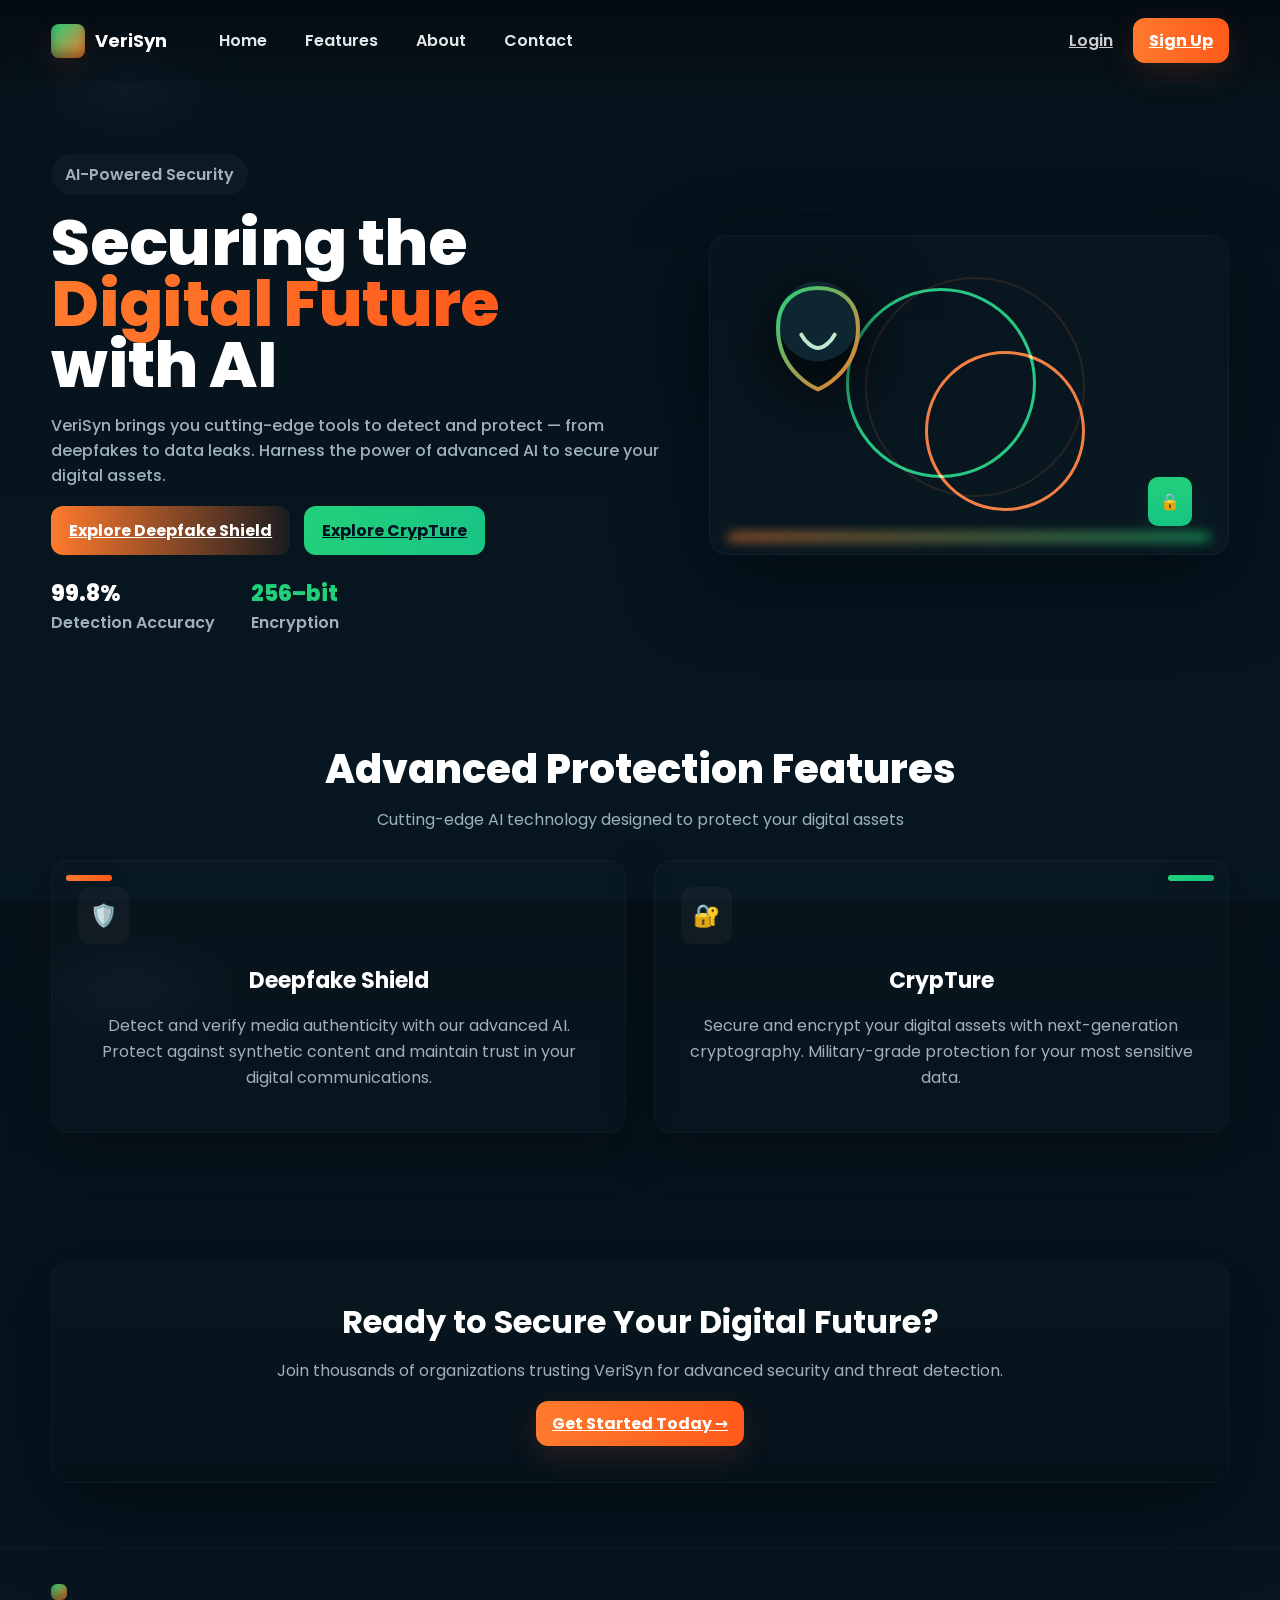
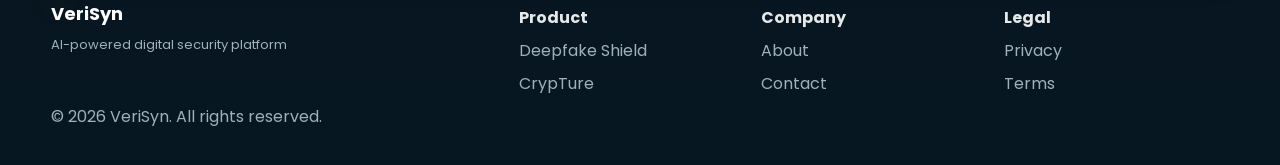
<file: index.html>
<!doctype html>
<html lang="en">
<head>
  <meta charset="utf-8" />
  <meta name="viewport" content="width=device-width,initial-scale=1" />
  <title>VeriSyn — Securing the Digital Future</title>

  <!-- Poppins -->
  <link href="https://fonts.googleapis.com/css2?family=Poppins:wght@300;400;500;600;700;800&display=swap" rel="stylesheet">

  <link rel="stylesheet" href="css/landing_page.css">
</head>
<body>
  <!-- NAV -->
  <header class="site-header">
    <div class="container header-inner">
      <div class="brand">
        <div class="logo-dot" aria-hidden="true"></div>
        <span class="brand-text">VeriSyn</span>
      </div>

      <nav id="mainNav" class="main-nav" aria-label="Main navigation">
        <a href="#home" class="nav-link">Home</a>
        <a href="feature.html" class="nav-link">Features</a>
        <a href="about.html" class="nav-link">About</a>
        <a href="contact.html" class="nav-link">Contact</a>
      </nav>

      <div class="header-actions">
    <a class="link-btn" href="login.html">Login</a>
    <a class="btn btn-primary" href="signup.html">Sign Up</a>

    <button id="mobileToggle" class="mobile-toggle" aria-label="Toggle menu" aria-expanded="false">
        <span></span><span></span><span></span>
    </button>
</div>

    </div>
  </header>

  <!-- MAIN -->
  <main>
    <!-- HERO -->
    <section id="home" class="hero">
      <div class="container hero-grid">
        <div class="hero-left">
          <div class="pill">AI-Powered Security</div>

          <h1 class="hero-title">
            Securing the <span class="accent">Digital Future</span><br/>with AI
          </h1>

          <p class="hero-sub">
            VeriSyn brings you cutting-edge tools to detect and protect — from deepfakes to data leaks.
            Harness the power of advanced AI to secure your digital assets.
          </p>

          <div class="hero-cta">
            <a class="btn btn-ghost" href="home.html">Explore Deepfake Shield </a>
            <a class="btn btn-green" href="upload.html">Explore CrypTure </a>
          </div>

          <div class="hero-stats">
            <div class="stat">
              <div class="stat-value">99.8%</div>
              <div class="stat-label">Detection Accuracy</div>
            </div>
            <div class="stat">
              <div class="stat-value green">256–bit</div>
              <div class="stat-label">Encryption</div>
            </div>
          </div>
        </div>

        <div class="hero-right" aria-hidden="true">
          <div class="device-mock">
            <!-- animated background rings -->
            <div class="rings">
              <div class="ring r1"></div>
              <div class="ring r2"></div>
              <div class="ring r3"></div>
            </div>

            <!-- shield svg -->
            <svg class="shield" viewBox="0 0 240 240" xmlns="http://www.w3.org/2000/svg" aria-hidden>
              <defs>
                <linearGradient id="g1" x1="0" x2="1" y1="0" y2="1">
                  <stop offset="0" stop-color="#22d07a"/>
                  <stop offset="1" stop-color="#ff7a2d"/>
                </linearGradient>
                <filter id="ds" x="-50%" y="-50%" width="200%" height="200%">
                  <feDropShadow dx="0" dy="20" stdDeviation="30" flood-color="#000" flood-opacity="0.5"/>
                </filter>
              </defs>

              <g filter="url(#ds)">
                <circle cx="120" cy="86" r="60" fill="#0b2833" opacity="0.98"/>
                <path d="M120 36c34 0 60 20 60 60 0 68-60 92-60 92s-60-24-60-92c0-40 26-60 60-60z"
                      fill="none" stroke="url(#g1)" stroke-width="6" stroke-linecap="round" stroke-linejoin="round"/>
                <path d="M95 106c6 12 18 20 25 20s19-8 25-20" fill="none" stroke="#bfe8d2" stroke-width="6" stroke-linecap="round"/>
              </g>
            </svg>

            <div class="lock-badge">🔒</div>
            <div class="device-bottom-glow"></div>
          </div>
        </div>
      </div>
    </section>

    <!-- FEATURES -->
    <section id="features" class="features">
      <div class="container features-inner">
        <h2 class="section-title">Advanced Protection Features</h2>
        <p class="section-sub">Cutting-edge AI technology designed to protect your digital assets</p>

        <div class="cards-grid">
          <article class="card card-orange">
            <div class="card-top">
              <div class="card-icon">🛡️</div>
            </div>
            <h3>Deepfake Shield</h3>
            <p>Detect and verify media authenticity with our advanced AI. Protect against synthetic content and maintain trust in your digital communications.</p>
          </article>

          <article class="card card-green">
            <div class="card-top">
              <div class="card-icon">🔐</div>
            </div>
            <h3>CrypTure</h3>
            <p>Secure and encrypt your digital assets with next-generation cryptography. Military-grade protection for your most sensitive data.</p>
          </article>
        </div>
      </div>
    </section>

    <!-- CTA -->
    <section class="cta">
      <div class="container cta-inner">
        <h2>Ready to Secure Your Digital Future?</h2>
        <p>Join thousands of organizations trusting VeriSyn for advanced security and threat detection.</p>
        <div class="cta-actions">
          <a class="btn btn-primary large" href="#">Get Started Today →</a>
        </div>
      </div>
    </section>

    <!-- FOOTER -->
    <footer id="contact" class="site-footer">
      <div class="container footer-grid">
        <div class="f-col">
          <div class="brand-small"><div class="logo-dot small"></div><span class="brand-text">VeriSyn</span></div>
          <p class="muted">AI-powered digital security platform</p>
        </div>

        <div class="f-col">
          <h4>Product</h4>
          <a href="#">Deepfake Shield</a>
          <a href="#">CrypTure</a>
        </div>

        <div class="f-col">
          <h4>Company</h4>
          <a href="#">About</a>
          <a href="#">Contact</a>
        </div>

        <div class="f-col">
          <h4>Legal</h4>
          <a href="#">Privacy</a>
          <a href="#">Terms</a>
        </div>
      </div>

      <div class="container copyright">
        © <span id="year"></span> VeriSyn. All rights reserved.
      </div>
    </footer>
  </main>

  <script src="js/landing_page.js"></script>
</body>
</html>
</file>
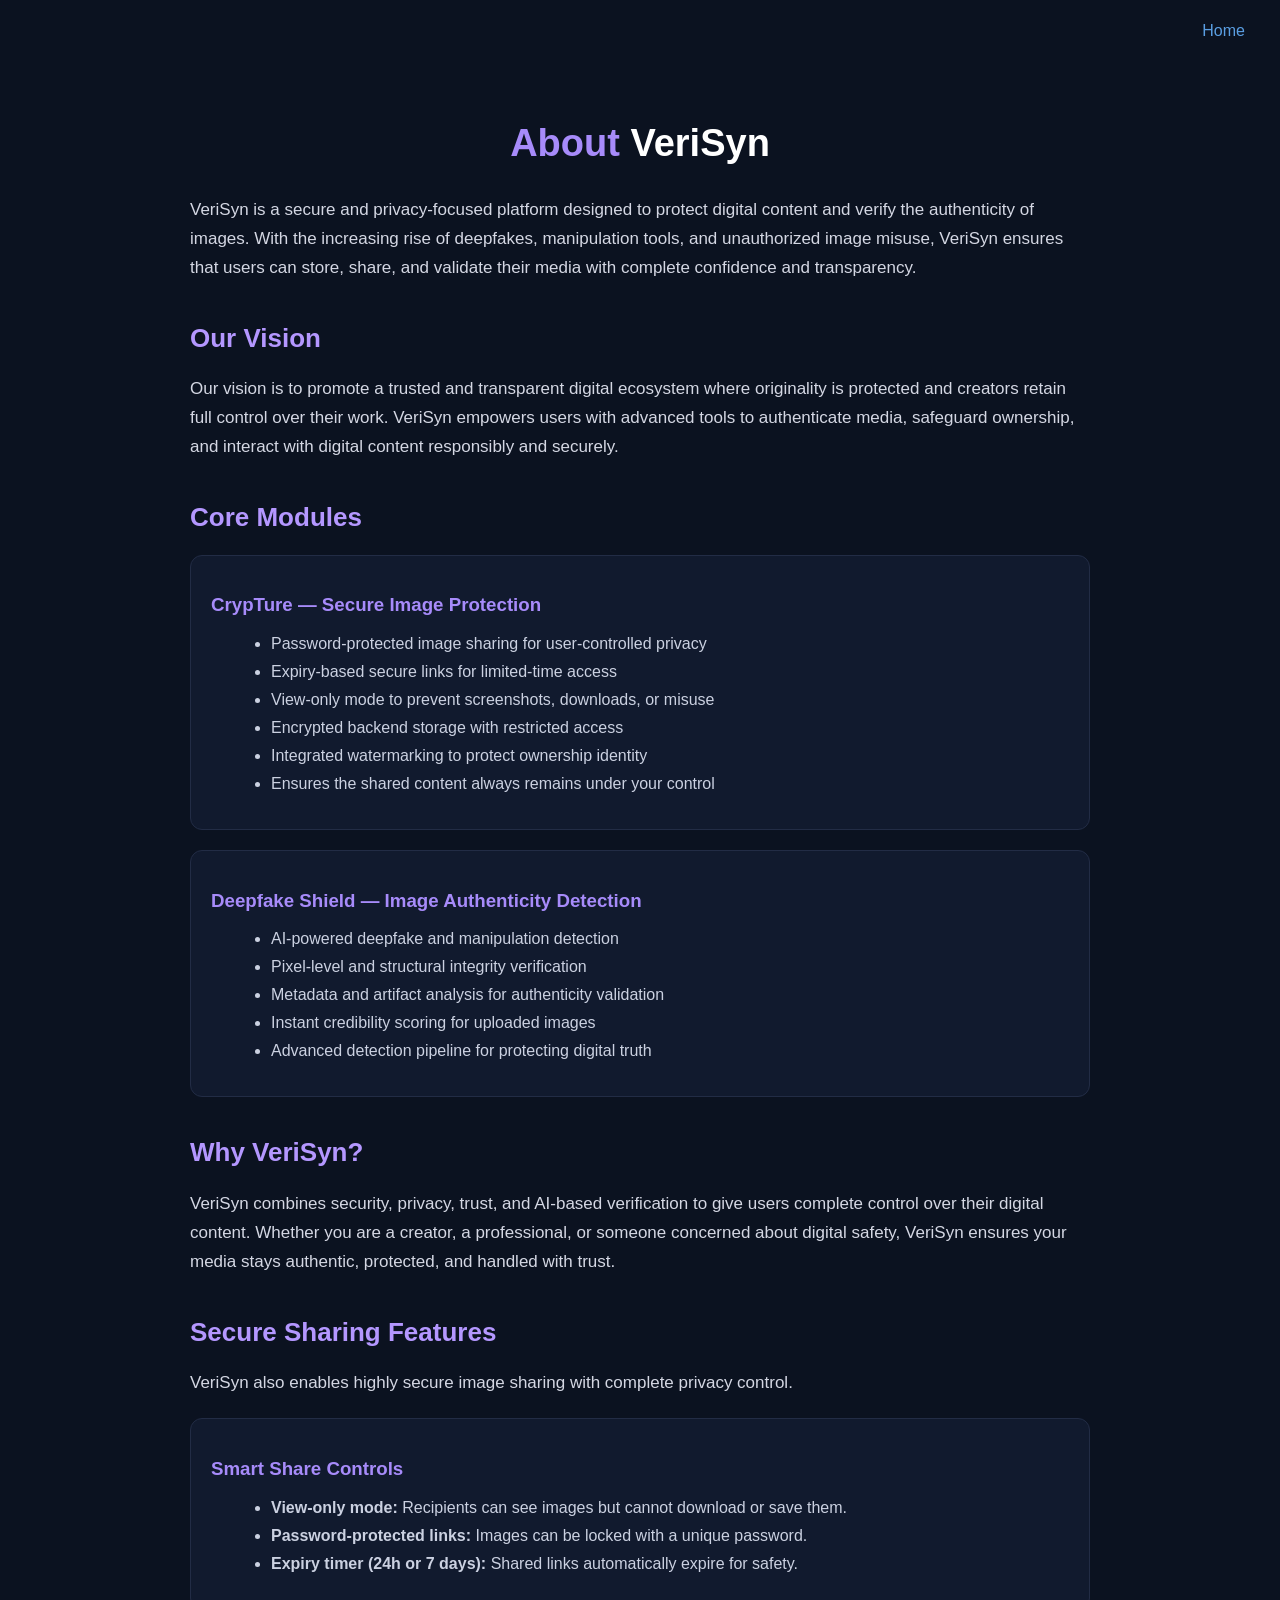
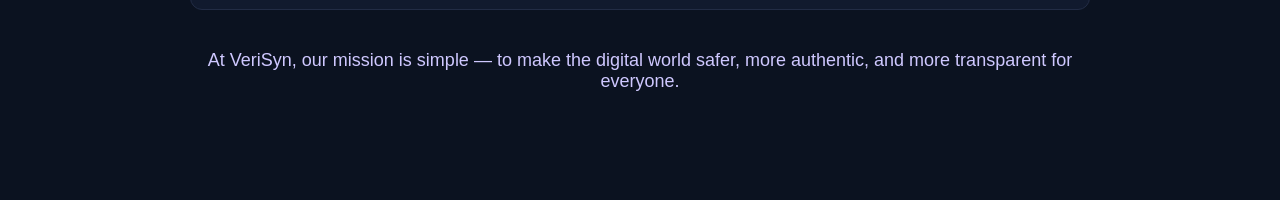
<file: about.html>
<!DOCTYPE html>
<html lang="en">

<head>
    <meta charset="UTF-8">
    <meta name="viewport" content="width=device-width, initial-scale=1.0">
    <title>About VeriSyn</title>
    <link rel="stylesheet" href="css/about.css">
</head>

<body>

    <!-- NAVBAR -->

    <!-- TOP RIGHT HOME -->
    <div class="top-nav">
        <a href="index.html">Home</a>
    </div>


    <!-- <nav class="navbar">
        <div class="logo">Verisyn</div>

        <div class="nav-links">
            <a href="index.html" class="header-btn">Home</a>
            <a href="about.html" class="header-btn active">About</a>
            <a href="login.html" class="btn-login">Login</a>
            <a href="signup.html" class="btn-signup">Sign Up</a>
        </div>
    </nav> -->

    <!-- ABOUT SECTION -->
    <section class="about-container">

        <h1 class="title"><span>About</span> VeriSyn</h1>

        <p class="about-text">
            VeriSyn is a secure and privacy-focused platform designed to protect digital content
            and verify the authenticity of images. With the increasing rise of deepfakes,
            manipulation tools, and unauthorized image misuse, VeriSyn ensures that users can
            store, share, and validate their media with complete confidence and transparency.
        </p>

        <h2 class="sub-heading">Our Vision</h2>
        <p class="about-text">
            Our vision is to promote a trusted and transparent digital ecosystem where originality
            is protected and creators retain full control over their work. VeriSyn empowers users with
            advanced tools to authenticate media, safeguard ownership, and interact with digital
            content responsibly and securely.
        </p>

        <h2 class="sub-heading">Core Modules</h2>

        <div class="module">
            <h3>CrypTure — Secure Image Protection</h3>
            <ul>
                <li>Password-protected image sharing for user-controlled privacy</li>
                <li>Expiry-based secure links for limited-time access</li>
                <li>View-only mode to prevent screenshots, downloads, or misuse</li>
                <li>Encrypted backend storage with restricted access</li>
                <li>Integrated watermarking to protect ownership identity</li>
                <li>Ensures the shared content always remains under your control</li>
            </ul>
        </div>

        <div class="module">
            <h3>Deepfake Shield — Image Authenticity Detection</h3>
            <ul>
                <li>AI-powered deepfake and manipulation detection</li>
                <li>Pixel-level and structural integrity verification</li>
                <li>Metadata and artifact analysis for authenticity validation</li>
                <li>Instant credibility scoring for uploaded images</li>
                <li>Advanced detection pipeline for protecting digital truth</li>
            </ul>
        </div>

        <h2 class="sub-heading">Why VeriSyn?</h2>
        <p class="about-text">
            VeriSyn combines security, privacy, trust, and AI-based verification to give users
            complete control over their digital content. Whether you are a creator, a professional,
            or someone concerned about digital safety, VeriSyn ensures your media stays authentic,
            protected, and handled with trust.
        </p>

        <!-- <p class="final-line">
            At VeriSyn, our mission is simple — to make the digital world safer, more authentic,
            and more transparent for everyone.
        </p> -->


        <!-- ⭐ NEW SECTION ADDED (NO CHANGES ABOVE THIS LINE) ⭐ -->
        <h2 class="sub-heading">Secure Sharing Features</h2>
        <p class="about-text">
            VeriSyn also enables highly secure image sharing with complete privacy control.
        </p>

        <div class="module">
            <h3>Smart Share Controls</h3>
            <ul>
                <li><strong>View-only mode:</strong> Recipients can see images but cannot download or save them.</li>
                <li><strong>Password-protected links:</strong> Images can be locked with a unique password.</li>
                <li><strong>Expiry timer (24h or 7 days):</strong> Shared links automatically expire for safety.</li>
            </ul>
        </div>
        <!-- END OF NEW SECTION -->
        <p class="final-line">
            At VeriSyn, our mission is simple — to make the digital world safer, more authentic,
            and more transparent for everyone.
        </p>

    </section>

</body>


</html>
</file>
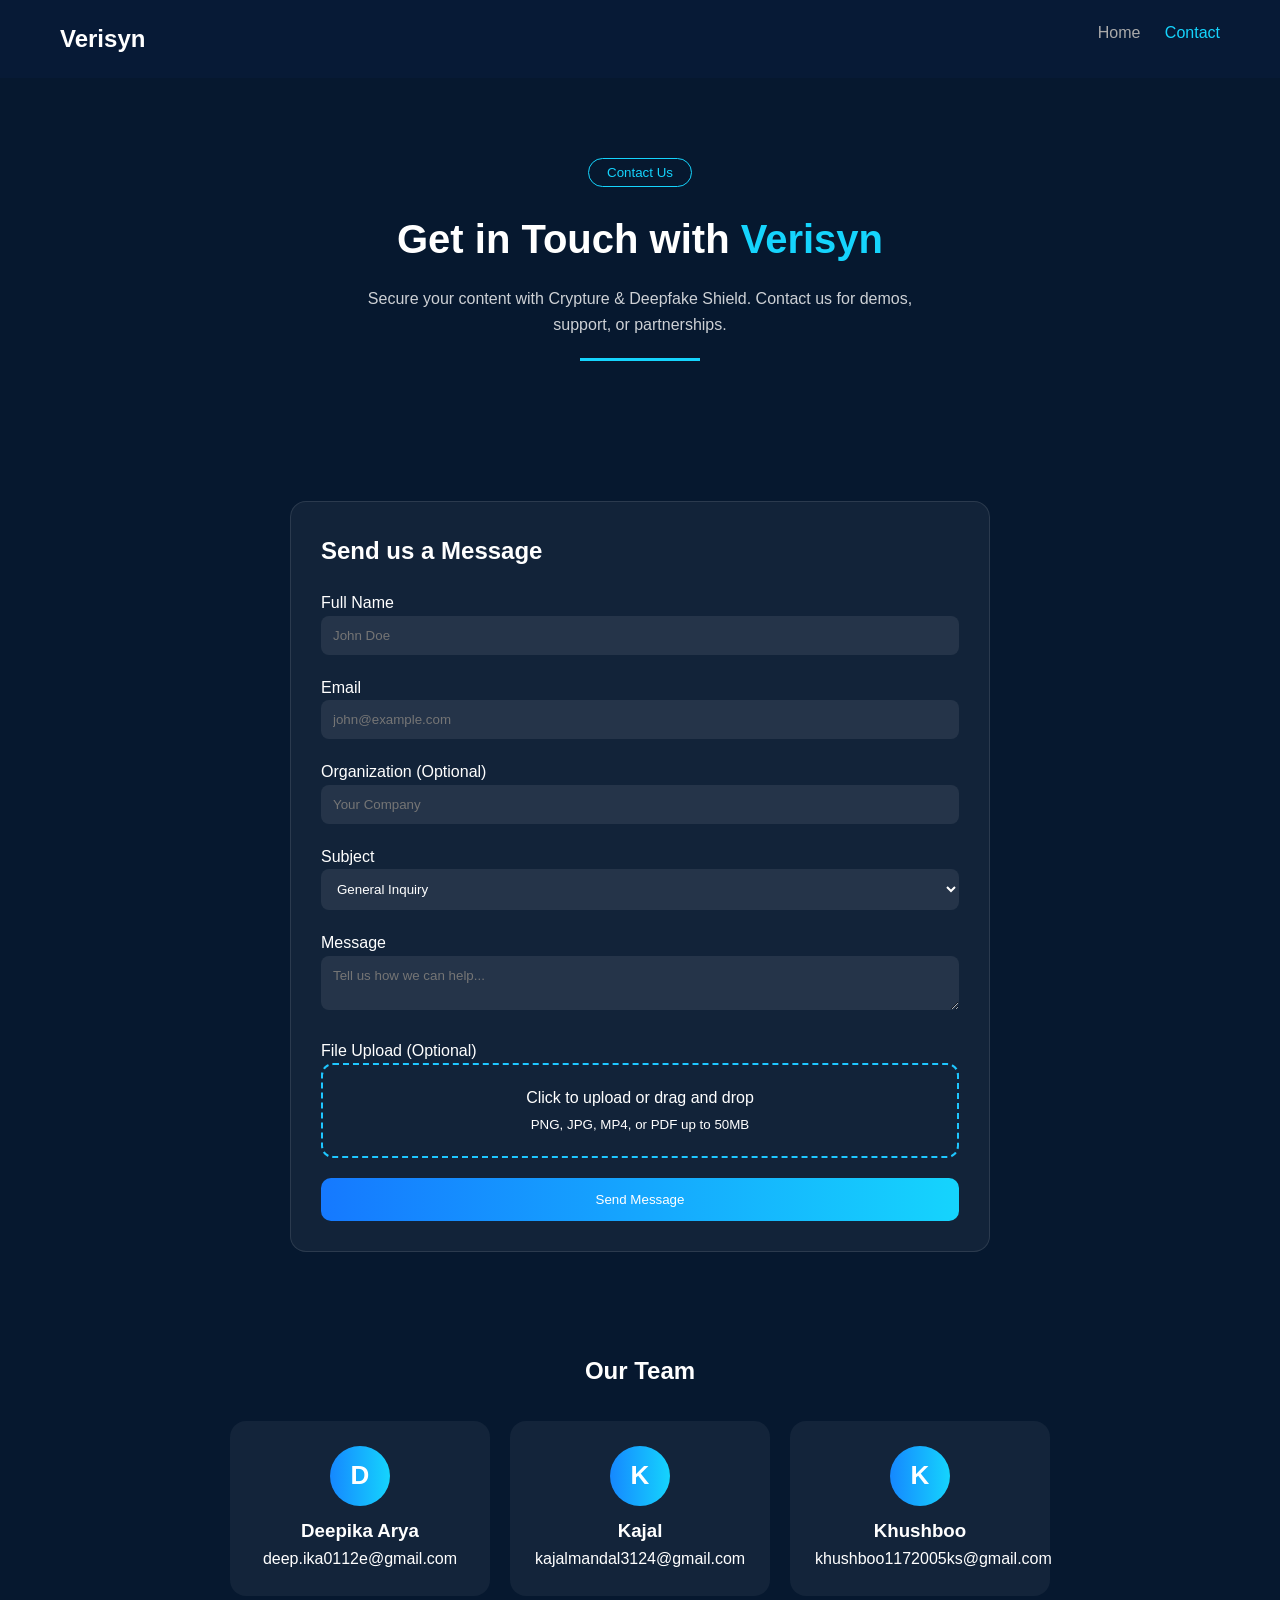
<file: contact.html>
<!DOCTYPE html>
<html lang="en">
<head>
    <meta charset="UTF-8">
    <meta name="viewport" content="width=device-width, initial-scale=1.0">
    <title>Verisyn - Contact</title>
    <link rel="stylesheet" href="css/contact.css">
</head>

<body>

    <!-- Navigation -->
    <header class="navbar">
        <div class="logo">Verisyn</div>
        <nav>
            <a href="index.html">Home</a>
            <a class="active" href="#">Contact</a>
        </nav>
    </header>

    <!-- Hero Section -->
    <section class="contact-hero fadeIn">
        <button class="small-btn">Contact Us</button>
        <h1>Get in Touch with <span>Verisyn</span></h1>
        <p>Secure your content with Crypture & Deepfake Shield. Contact us for demos, support, or partnerships.</p>
        <div class="line"></div>
    </section>

    <!-- Contact Form -->
    <section class="contact-container slideUp">
        <div class="contact-card">
            <h2>Send us a Message</h2>

            <form id="contactForm">
                <label>Full Name</label>
                <input type="text" placeholder="John Doe">

                <label>Email</label>
                <input type="email" placeholder="john@example.com">

                <label>Organization (Optional)</label>
                <input type="text" placeholder="Your Company">

                <label>Subject</label>
                <select>
                    <option>General Inquiry</option>
                    <option>Product Support</option>
                    <option>Demo Request</option>
                </select>

                <label>Message</label>
                <textarea placeholder="Tell us how we can help..."></textarea>

                <label>File Upload (Optional)</label>
                <div class="upload-box" id="uploadBox">
                    Click to upload or drag and drop  
                    <br>
                    <small>PNG, JPG, MP4, or PDF up to 50MB</small>
                    <input type="file" id="fileInput">
                </div>

                <button type="submit" class="send-btn">Send Message</button>
            </form>
        </div>
    </section>

    <!-- Team Section -->
    <section class="team-section fadeIn">
        <h2>Our Team</h2>

        <div class="team-grid">
            <div class="team-card">
                <div class="avatar">D</div>
                <h3>Deepika Arya</h3>
                <p>deep.ika0112e@gmail.com</p>
            </div>

            <div class="team-card">
                <div class="avatar">K</div>
                <h3>Kajal</h3>
                <p>kajalmandal3124@gmail.com</p>
            </div>

            <div class="team-card">
                <div class="avatar">K</div>
                <h3>Khushboo</h3>
                <p>khushboo1172005ks@gmail.com</p>
            </div>
        </div>
    </section>

    <script src="js/contact.js"></script>
</body>
</html>
</file>
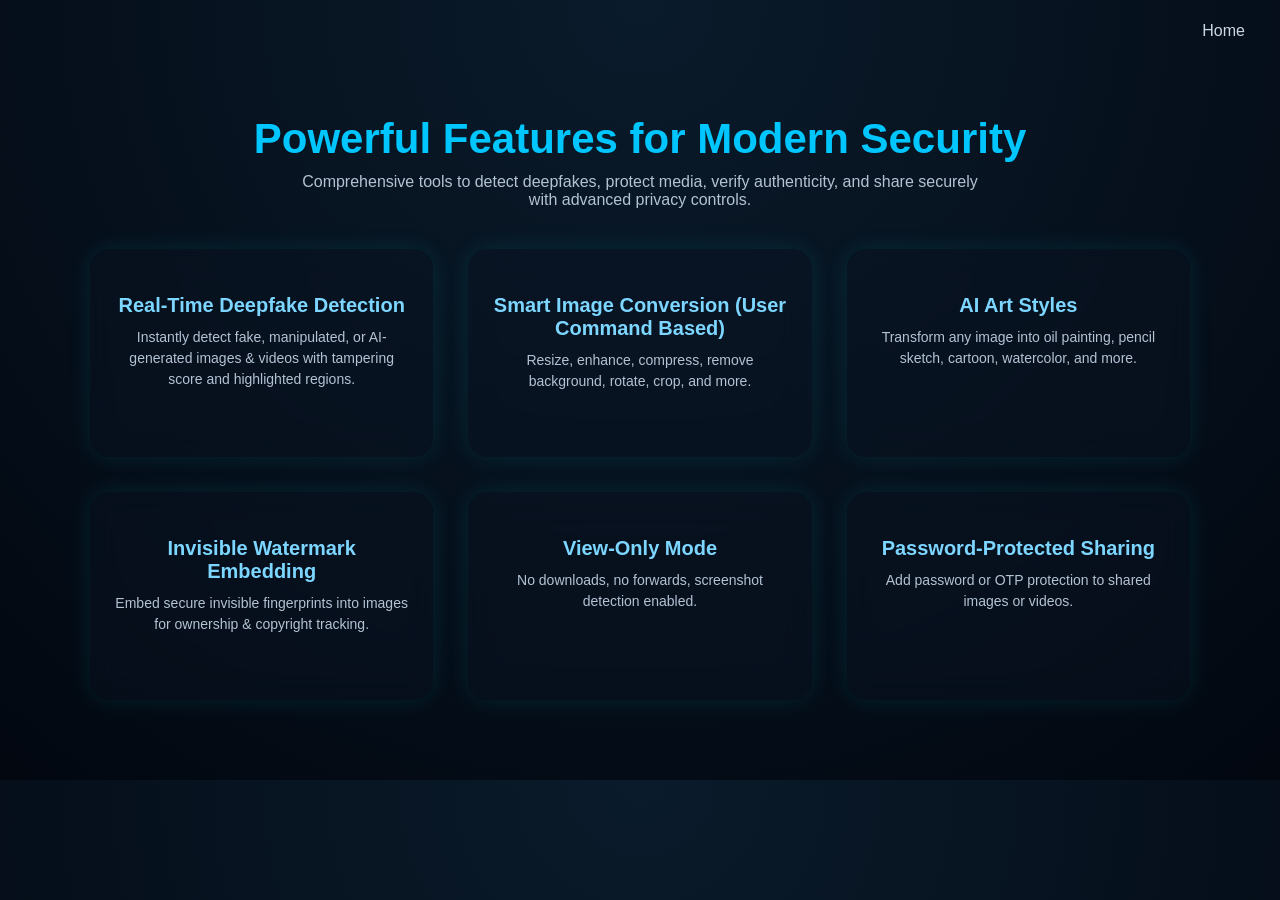
<file: feature.html>
<!DOCTYPE html>
<html lang="en">
<head>
    <meta charset="UTF-8">
    <meta name="viewport" content="width=device-width, initial-scale=1.0">
    <title>VeriSyn | Features</title>
    <link rel="stylesheet" href="css/feature.css">
</head>

<body>

    <!-- TOP RIGHT HOME -->
    <div class="top-nav">
        <a href="index.html">Home</a>
    </div>

    <section class="features-wrapper">

        <h1>Powerful Features for Modern Security</h1>
        <p>Comprehensive tools to detect deepfakes, protect media, verify authenticity, and share securely with advanced privacy controls.</p>

        <div class="features-grid">

            <div class="feature-card">
                <h3>Real-Time Deepfake Detection</h3>
                <p>Instantly detect fake, manipulated, or AI-generated images & videos with tampering score and highlighted regions.</p>
            </div>

            <div class="feature-card">
                <h3>Smart Image Conversion (User Command Based)</h3>
                <p>Resize, enhance, compress, remove background, rotate, crop, and more.</p>
            </div>

            <div class="feature-card">
                <h3>AI Art Styles</h3>
                <p>Transform any image into oil painting, pencil sketch, cartoon, watercolor, and more.</p>
            </div>

            <div class="feature-card">
                <h3>Invisible Watermark Embedding</h3>
                <p>Embed secure invisible fingerprints into images for ownership & copyright tracking.</p>
            </div>

            <div class="feature-card">
                <h3>View-Only Mode</h3>
                <p>No downloads, no forwards, screenshot detection enabled.</p>
            </div>

            <div class="feature-card">
                <h3>Password-Protected Sharing</h3>
                <p>Add password or OTP protection to shared images or videos.</p>
            </div>

        </div>

    </section>

</body>
</html>
</file>
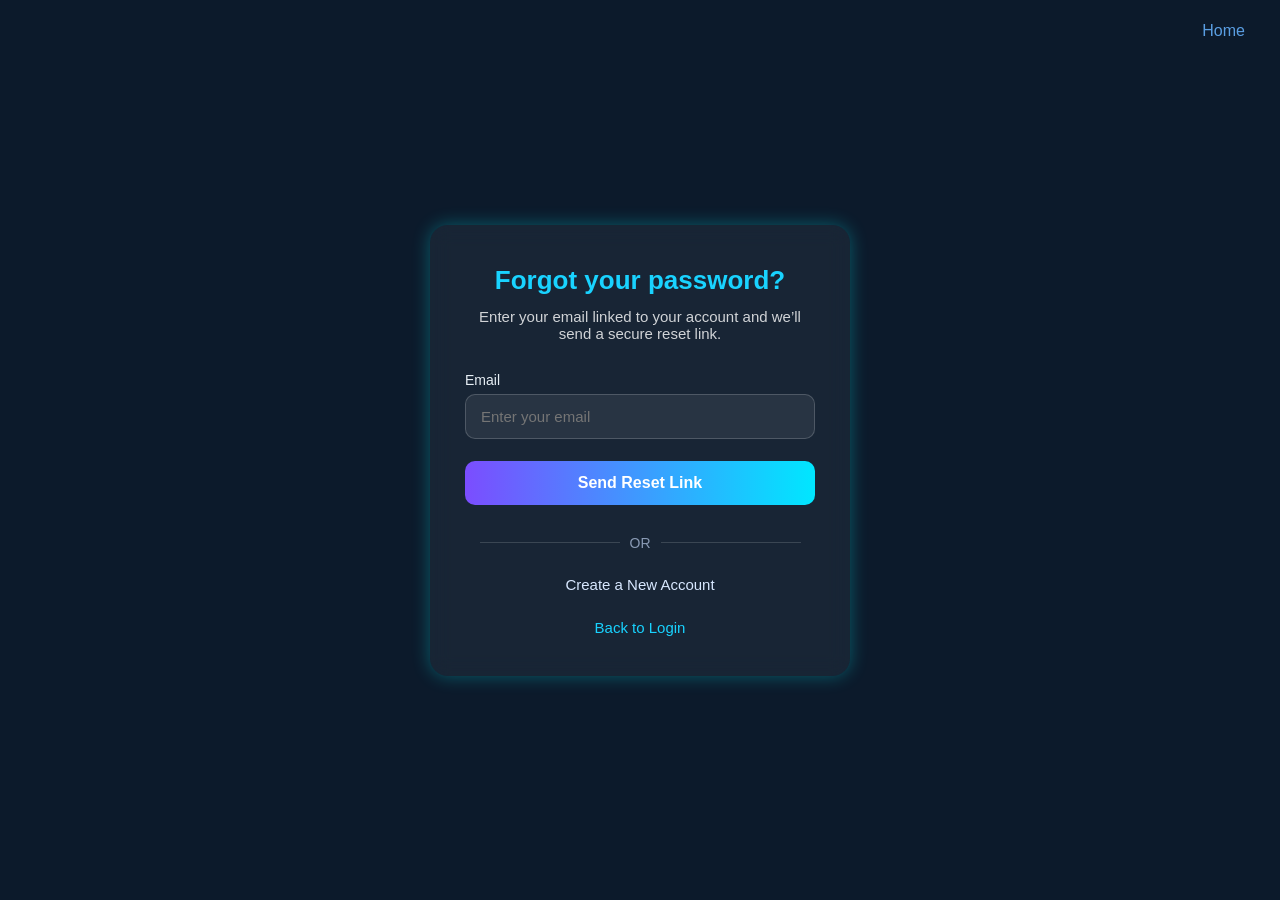
<file: forgot.html>
<!DOCTYPE html>
<html lang="en">

<head>
    <meta charset="UTF-8">
    <meta name="viewport" content="width=device-width, initial-scale=1.0">
    <title>VeriSyn - Forgot Password</title>
    <link rel="stylesheet" href="css/forgot.css">
</head>

<body>

      <!-- NAVBAR -->

    <!-- TOP RIGHT HOME -->
    <div class="top-nav">
        <a href="index.html">Home</a>
    </div>

    <div class="container">
        <div class="box">

            

            <h2 class="title">Forgot your password?</h2>
            <p class="subtitle">
                Enter your email linked to your account and we’ll send a secure reset link.
            </p>

            <label>Email</label>
            <input type="email" placeholder="Enter your email" class="input">

            <button class="btn">Send Reset Link</button>

            <div class="divider">
                <span></span> OR <span></span>
            </div>

            <a href="signup.html" class="link">Create a New Account</a>

            <a href="login.html" class="back">
                 Back to Login
            </a>

        </div>
    </div>

</body>

</html>
</file>
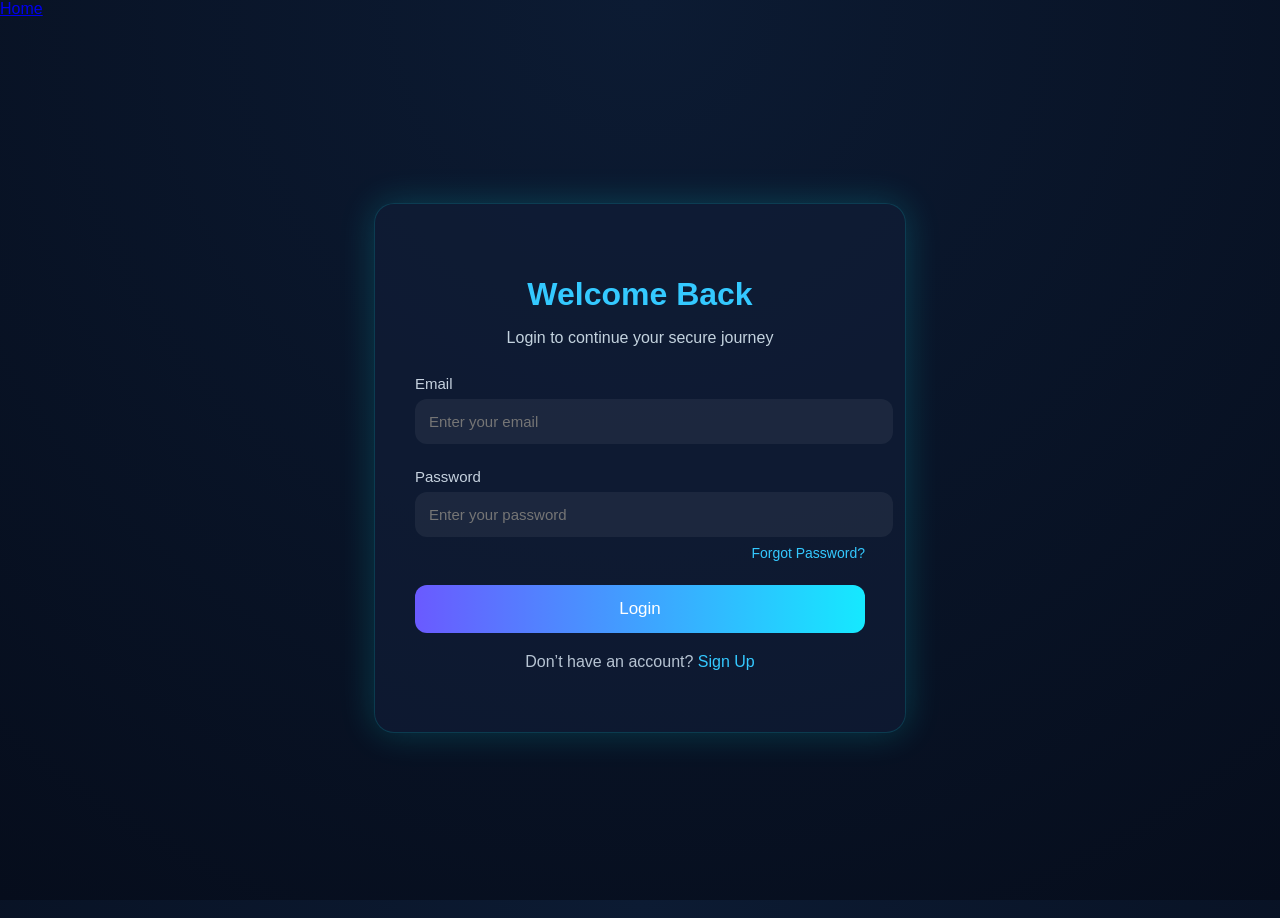
<file: login.html>
<!DOCTYPE html>
<html lang="en">

<head>
    <meta charset="UTF-8">
    <meta name="viewport" content="width=device-width, initial-scale=1.0">
    <title>VeriSyn Login</title>
    <link rel="stylesheet" href="css/login.css">
</head>

<body>

      <!-- NAVBAR -->

    <!-- TOP RIGHT HOME -->
    <div class="top-nav">
        <a href="index.html">Home</a>
    </div>

    <div class="login-wrapper">

        <div class="login-box">

            <h2 class="title">Welcome Back</h2>
            <p class="subtitle">Login to continue your secure journey</p>

            <form>

                <label class="label">Email</label>
                <input type="email" class="input" placeholder="Enter your email">

                <label class="label">Password</label>
                <input type="password" class="input" placeholder="Enter your password">

                <!-- ⭐ FORGET PASSWORD — EXACT ALIGNMENT -->
                <div class="forget">
                    <a href="forgot.html">Forgot Password?</a>
                </div>

                <button class="btn">Login</button>

            </form>

            <p class="signup">Don’t have an account?
                <a href="signup.html">Sign Up</a>
            </p>

        </div>

    </div>

</body>

</html>
</file>
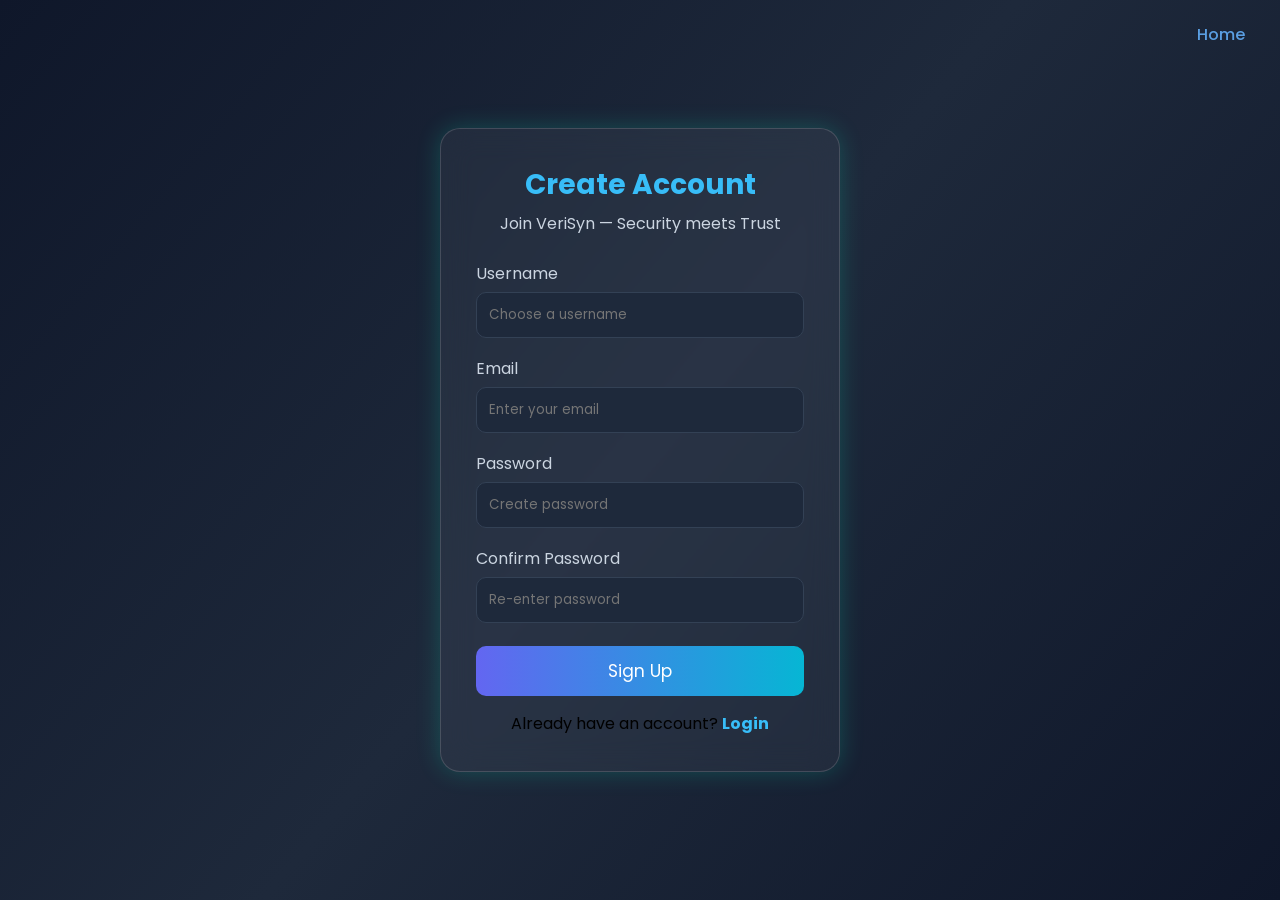
<file: signup.html>
<!DOCTYPE html>
<html lang="en">

<head>
    <meta charset="UTF-8">
    <meta name="viewport" content="width=device-width, initial-scale=1.0">
    <title>VeriSyn Sign Up</title>
    <link rel="stylesheet" href="css/signup.css">
</head>

<body>

    <!-- NAVBAR -->

    <!-- TOP RIGHT HOME -->
    <div class="top-nav">
        <a href="index.html">Home</a>
    </div>

    <div class="wrapper">
        <div class="glass-card">
            <h2>Create Account</h2>
            <p class="subtitle">Join VeriSyn — Security meets Trust</p>

            <form id="signupForm">

                <div class="field">
                    <label>Username</label>
                    <input type="text" id="username" placeholder="Choose a username" required>
                </div>

                <div class="field">
                    <label>Email</label>
                    <input type="email" id="email" placeholder="Enter your email" required>
                </div>

                <div class="field">
                    <label>Password</label>
                    <input type="password" id="password" placeholder="Create password" required>
                </div>

                <div class="field">
                    <label>Confirm Password</label>
                    <input type="password" id="confirmPassword" placeholder="Re-enter password" required>
                </div>

                <button type="submit" class="btn">Sign Up</button>
                <p id="message"></p>

            </form>

            <p class="switch">Already have an account? <a href="login.html">Login</a></p>
        </div>
    </div>

</body>

</html>
</file>
<file: css/landing_page.css>
/* ---------- Vars & base ---------- */
:root {
  --bg1: #06121a;
  --bg2: #071722;
  --muted: #9fb1bd;
  --white: #ffffff;
  --accent: #ff7a2d;
  --accent2: #22d07a;
  --glass: rgba(255, 255, 255, 0.03);
  --maxw: 1200px;
  --shadow-strong: 0 30px 80px rgba(2, 6, 12, 0.6);
}

* {
  box-sizing: border-box;
}
html,
body {
  height: 100%;
  font-family: 'Poppins', system-ui, -apple-system, "Segoe UI", Roboto, Arial;
}
body {
  margin: 0;
  color: var(--white);
  background:
    radial-gradient(900px 500px at 10% 10%, rgba(24, 42, 56, 0.32), transparent 12%),
    linear-gradient(180deg, var(--bg1) 0%, var(--bg2) 100%);
  -webkit-font-smoothing: antialiased;
  -moz-osx-font-smoothing: grayscale;
}

/* Container */
.container {
  width: 92%;
  max-width: var(--maxw);
  margin: 0 auto;
}

/* ---------- Header ---------- */
.site-header {
  position: sticky;
  top: 0;
  z-index: 60;
  background: linear-gradient(180deg, rgba(2, 6, 10, 0.45), rgba(2, 6, 10, 0.12));
  border-bottom: 1px solid rgba(255, 255, 255, 0.03);
  backdrop-filter: blur(6px);
}
.header-inner {
  display: flex;
  align-items: center;
  gap: 16px;
  padding: 18px 0;
}
.brand {
  display: flex;
  align-items: center;
  gap: 10px;
}
.logo-dot {
  width: 34px;
  height: 34px;
  border-radius: 8px;
  background: linear-gradient(135deg, var(--accent2), var(--accent));
  box-shadow: 0 10px 30px rgba(255, 110, 60, 0.12), inset 0 -6px 10px rgba(0, 0, 0, 0.35);
}
.logo-dot.small {
  width: 16px;
  height: 16px;
  border-radius: 6px;
}
.brand-text {
  font-weight: 700;
  font-size: 18px;
  color: var(--white);
}
.main-nav {
  margin-left: 28px;
  display: flex;
  gap: 22px;
  flex: 1;
  align-items: center;
}
.nav-link {
  text-decoration: none;
  color: rgba(255, 255, 255, 0.9);
  font-weight: 600;
  padding: 6px 8px;
}
.header-actions {
  display: flex;
  align-items: center;
  gap: 12px;
}
.link-btn {
  background: none;
  border: 0;
  color: rgba(255, 255, 255, 0.8);
  cursor: pointer;
  font-weight: 600;
  padding: 6px 8px;
}
.btn {
  display: inline-flex;
  align-items: center;
  gap: 8px;
  border-radius: 12px;
  padding: 10px 16px;
  border: 0;
  cursor: pointer;
  font-weight: 700;
}
.btn-primary {
  background: linear-gradient(90deg, var(--accent), #ff5a1a);
  color: #fff;
  box-shadow: 0 10px 30px rgba(255, 110, 60, 0.14);
  transition: transform .18s ease, box-shadow .18s ease;
}
.btn-primary:hover {
  transform: translateY(-4px);
  box-shadow: 0 20px 60px rgba(255, 110, 60, 0.18);
}
.mobile-toggle {
  display: none;
  background: none;
  border: 0;
  padding: 8px;
  flex-direction: column;
  gap: 4px;
}
.mobile-toggle span {
  display: block;
  height: 3px;
  width: 22px;
  background: rgba(255, 255, 255, 0.95);
  border-radius: 3px;
}

/* ---------- HERO ---------- */
.hero {
  padding: 72px 0 40px;
}
.hero-grid {
  display: grid;
  grid-template-columns: 1fr 520px;
  gap: 36px;
  align-items: center;
}
.pill {
  display: inline-block;
  padding: 8px 14px;
  border-radius: 999px;
  background: rgba(255, 255, 255, 0.03);
  color: var(--muted);
  font-weight: 600;
  margin-bottom: 18px;
}
.hero-title {
  font-size: 64px;
  line-height: 0.95;
  margin: 0 0 18px;
  font-weight: 800;
  letter-spacing: -0.6px;
}
.hero-title .accent {
  background: linear-gradient(90deg, var(--accent), #ff5a1a);
  -webkit-background-clip: text;
  background-clip: text;
  color: transparent;
}
.hero-sub {
  color: var(--muted);
  max-width: 680px;
  margin-bottom: 18px;
  font-weight: 500;
}

/* CTA buttons */
.hero-cta {
  display: flex;
  gap: 14px;
  margin-top: 10px;
}
.btn-ghost {
  background: linear-gradient(90deg, var(--accent), rgba(255, 122, 45, 0.08));
  color: white;
  border-radius: 12px;
  padding: 12px 18px;
  transition: transform .15s, box-shadow .15s;
}
.btn-green {
  background: linear-gradient(90deg, var(--accent2), #18C585);
  color: #012;
  border-radius: 12px;
  padding: 12px 18px;
  transition: transform .15s, box-shadow .15s;
}
.btn-ghost:hover,
.btn-green:hover {
  transform: translateY(-4px);
  box-shadow: 0 20px 50px rgba(0, 0, 0, 0.5);
}

/* stats */
.hero-stats {
  display: flex;
  gap: 36px;
  margin-top: 22px;
}
.stat {
  display: flex;
  flex-direction: column;
}
.stat-value {
  font-weight: 800;
  font-size: 22px;
}
.stat-value.green {
  color: var(--accent2);
}
.stat-label {
  color: var(--muted);
  font-weight: 600;
}

/* ---------- HERO RIGHT ---------- */
.hero-right {
  display: flex;
  justify-content: center;
}
.device-mock {
  width: 520px;
  height: 320px;
  border-radius: 18px;
  background: linear-gradient(180deg, rgba(255, 255, 255, 0.01), rgba(255, 255, 255, 0.01));
  border: 1px solid rgba(255, 255, 255, 0.03);
  position: relative;
  padding: 28px;
  box-shadow: var(--shadow-strong);
  overflow: visible;
}
.rings {
  position: absolute;
  inset: 0;
  display: flex;
  align-items: center;
  justify-content: center;
  pointer-events: none;
}
.ring {
  position: absolute;
  border-radius: 999px;
  mix-blend-mode: screen;
}
.r1 {
  width: 160px;
  height: 160px;
  border: 3px solid rgba(255, 122, 45, 0.95);
  transform: translate(36px, 36px) rotate(0deg);
  animation: spinA 12s linear infinite;
}
.r2 {
  width: 190px;
  height: 190px;
  border: 3px solid rgba(34, 208, 122, 0.94);
  transform: translate(-28px, -12px) rotate(0deg);
  animation: spinB 16s linear infinite;
}
.r3 {
  width: 220px;
  height: 220px;
  border: 2px solid rgba(255, 122, 45, 0.12);
  transform: translate(6px, -8px) rotate(0deg);
  animation: spinC 20s linear infinite;
}

@keyframes spinA {
  from { transform: translate(36px, 36px) rotate(0deg); }
  to { transform: translate(36px, 36px) rotate(360deg); }
}
@keyframes spinB {
  from { transform: translate(-28px, -12px) rotate(0deg); }
  to { transform: translate(-28px, -12px) rotate(-360deg); }
}
@keyframes spinC {
  from { transform: translate(6px, -8px) rotate(0deg); }
  to { transform: translate(6px, -8px) rotate(360deg); }
}

/* shield */
.shield {
  width: 160px;
  height: 160px;
  display: block;
  filter: drop-shadow(0 14px 36px rgba(0, 0, 0, 0.6));
  position: relative;
  z-index: 2;
}
.lock-badge {
  position: absolute;
  right: 36px;
  bottom: 28px;
  background: linear-gradient(180deg, var(--accent2), #16C582);
  padding: 12px;
  border-radius: 10px;
  box-shadow: 0 10px 36px rgba(34, 208, 122, 0.08);
  color: #012;
  z-index: 3;
}
.device-bottom-glow {
  position: absolute;
  left: 18px;
  right: 18px;
  bottom: 14px;
  height: 6px;
  border-radius: 6px;
  background: linear-gradient(90deg, var(--accent), var(--accent2));
  filter: blur(6px);
  opacity: 0.92;
  z-index: 1;
}

/* ---------- FIX: BUTTON CLICK BLOCKING ---------- */
.hero-cta a {
  position: relative;
  z-index: 20;
}

.hero-right,
.device-mock {
  pointer-events: none;
}

/* ---------- FEATURES ---------- */
.features {
  padding: 64px 0;
}
.features-inner {
  text-align: center;
}
.section-title {
  font-size: 40px;
  margin: 0;
  font-weight: 800;
}
.section-sub {
  color: var(--muted);
  margin-top: 8px;
  margin-bottom: 28px;
}
.cards-grid {
  display: grid;
  grid-template-columns: repeat(2, 1fr);
  gap: 28px;
  margin-top: 26px;
}
.card {
  padding: 26px;
  border-radius: 18px;
  background: linear-gradient(180deg, rgba(255, 255, 255, 0.01), rgba(255, 255, 255, 0.012));
  border: 1px solid rgba(255, 255, 255, 0.03);
  box-shadow: 0 18px 40px rgba(3, 9, 14, 0.5);
  min-height: 200px;
  position: relative;
  overflow: hidden;
  opacity: 0;
  transform: translateY(20px);
  transition: all 0.6s ease;
}
.card.reveal {
  opacity: 1;
  transform: translateY(0);
}
.card-top {
  display: flex;
  align-items: center;
  gap: 14px;
  margin-bottom: 8px;
}
.card-icon {
  font-size: 22px;
  background: rgba(255, 255, 255, 0.03);
  display: inline-flex;
  padding: 12px;
  border-radius: 12px;
  margin-bottom: 12px;
}
.card h3 {
  margin: 6px 0 10px;
  font-size: 22px;
}
.card p {
  color: var(--muted);
  line-height: 1.6;
}
.card-orange:before,
.card-green:before {
  content: "";
  position: absolute;
  top: 14px;
  height: 6px;
  width: 46px;
  border-radius: 6px;
  box-shadow: 0 6px 18px rgba(0, 0, 0, 0.35);
}
.card-orange:before {
  left: 14px;
  background: linear-gradient(90deg, var(--accent), #ff5a1a);
}
.card-green:before {
  right: 14px;
  background: linear-gradient(90deg, var(--accent2), #16C582);
}

/* ---------- CTA ---------- */
.cta {
  padding: 64px 0;
}
.cta-inner {
  padding: 36px;
  border-radius: 20px;
  background: linear-gradient(180deg, rgba(255, 255, 255, 0.01), rgba(0, 0, 0, 0.14));
  border: 1px solid rgba(255, 255, 255, 0.03);
  box-shadow: 0 30px 80px rgba(2, 6, 12, 0.6);
  text-align: center;
  opacity: 0;
  transform: translateY(20px);
  transition: all 0.6s ease;
}
.cta-inner.reveal {
  opacity: 1;
  transform: translateY(0);
}
.cta-inner h2 {
  font-size: 32px;
  margin: 0 0 12px;
}
.cta-inner p {
  color: var(--muted);
  max-width: 760px;
  margin: 0 auto 18px;
}

/* ---------- FOOTER ---------- */
.site-footer {
  padding: 36px 0;
  border-top: 1px solid rgba(255, 255, 255, 0.03);
  color: var(--muted);
}
.footer-grid {
  display: grid;
  grid-template-columns: 2fr 1fr 1fr 1fr;
  gap: 18px;
  align-items: start;
}
.f-col h4 {
  margin-bottom: 8px;
  color: rgba(255, 255, 255, 0.9);
}
.f-col a {
  display: block;
  color: var(--muted);
  text-decoration: none;
  margin-bottom: 8px;
}
.muted {
  color: var(--muted);
  font-size: 13px;
  margin-top: 8px;
}
copyright {
  margin-top: 18px;
  color: var(--muted);
  text-align: center;
}

/* ---------- Responsive ---------- */
@media (max-width: 1100px) {
  .hero-grid {
    grid-template-columns: 1fr 420px;
  }
  .device-mock {
    width: 420px;
    height: 280px;
  }
}
@media (max-width: 900px) {
  .main-nav {
    display: none;
  }
  .mobile-toggle {
    display: flex;
  }
  .hero-grid {
    grid-template-columns: 1fr;
    gap: 18px;
  }
  .hero-right {
    order: 2;
  }
  .hero-left {
    order: 1;
  }
  .hero-title {
    font-size: 44px;
  }
  .cards-grid {
    grid-template-columns: 1fr;
  }
  .footer-grid {
    grid-template-columns: 1fr 1fr;
    gap: 20px;
  }
}
@media (max-width: 480px) {
  .hero-title {
    font-size: 34px;
  }
  .logo-dot {
    width: 28px;
    height: 28px;
  }
  .brand-text {
    font-size: 16px;
  }
  .btn {
    padding: 9px 12px;
  }
}
</file>
<file: css/about.css>
body {
    margin: 0;
    font-family: 'Inter', sans-serif;
    background-color: #0b1220;
    color: #ffffff;
}

/* NAVBAR */
/* .navbar {
    display: flex;
    justify-content: space-between;
    padding: 18px 50px;
    background-color: #0b1220;
    border-bottom: 1px solid #1b2436;
    align-items: center;
} */

/* NAVBAR */

/* ---------- Top Navigation (Home Button) ---------- */
.top-nav {
    position: absolute;
    top: 22px;
    right: 35px;
}

.top-nav a {
    color: #5a9ee2;
    text-decoration: none;
    font-size: 16px;
    font-weight: 500;
    transition: 0.3s ease;
}

.top-nav a:hover {
    color: #0764a1; /* neon hover */
}




/* ABOUT SECTION */
.about-container {
    max-width: 900px;
    margin: 70px auto;
    padding: 20px;
}

.title {
    text-align: center;
    font-size: 38px;
    font-weight: 700;
}

.title span {
    color: #a78bfa;
}

.about-text {
    margin-top: 15px;
    line-height: 1.7;
    font-size: 17px;
    color: #d4d7e3;
}

.sub-heading {
    margin-top: 40px;
    font-size: 26px;
    color: #b497ff;
}

/* MODULE BOXES */
.module {
    background-color: #111a2e;
    padding: 20px;
    border-radius: 12px;
    margin-top: 20px;
    border: 1px solid #222c45;
}

.module h3 {
    color: #a78bfa;
}

.module ul {
    margin-left: 20px;
}

.module ul li {
    margin-bottom: 10px;
    color: #cbd1e1;
}

/* Final message */
.final-line {
    margin-top: 40px;
    font-size: 18px;
    text-align: center;
    color: #cfc8ff;
    font-weight: 500;
}
</file>
<file: css/contact.css>
/* Basic Reset */
* {
    margin: 0;
    padding: 0;
    box-sizing: border-box;
    font-family: Poppins, sans-serif;
}

body {
    background: #06182f;
    color: #fff;
    line-height: 1.6;
}

/* Navbar */
.navbar {
    display: flex;
    justify-content: space-between;
    padding: 20px 60px;
    background: #071a36;
}

.navbar .logo {
    font-size: 24px;
    font-weight: 700;
}

.navbar a {
    color: #aaa;
    padding-left: 20px;
    text-decoration: none;
    transition: 0.3s;
}

.navbar a:hover,
.navbar .active {
    color: #15d4fd;
}

/* Hero */
.contact-hero {
    text-align: center;
    padding: 80px 20px;
}

.contact-hero .small-btn {
    padding: 6px 18px;
    border-radius: 20px;
    border: 1px solid #15d4fd;
    background: transparent;
    color: #15d4fd;
}

.contact-hero h1 {
    margin-top: 20px;
    font-size: 40px;
}

.contact-hero span {
    color: #15d4fd;
}

.contact-hero p {
    margin: 15px auto;
    max-width: 600px;
    opacity: 0.8;
}

.line {
    width: 120px;
    height: 3px;
    background: #15d4fd;
    margin: 20px auto;
}

/* Contact Card */
.contact-container {
    display: flex;
    justify-content: center;
    padding: 40px;
}

.contact-card {
    width: 90%;
    max-width: 700px;
    padding: 30px;
    background: rgba(255, 255, 255, 0.05);
    border-radius: 16px;
    border: 1px solid rgba(255, 255, 255, 0.1);
}

.contact-card h2 {
    margin-bottom: 20px;
}

input, select, textarea {
    width: 100%;
    margin-bottom: 20px;
    padding: 12px;
    border-radius: 8px;
    border: none;
    background: rgba(255,255,255,0.08);
    color: white;
}

/* Upload Box */
.upload-box {
    border: 2px dashed #1ec6ff;
    padding: 20px;
    text-align: center;
    border-radius: 12px;
    cursor: pointer;
    margin-bottom: 20px;
    transition: 0.3s;
}

.upload-box:hover {
    background: rgba(30,198,255,0.1);
}

.upload-box input {
    display: none;
}

.send-btn {
    width: 100%;
    padding: 14px;
    background: linear-gradient(to right, #1579ff, #15d4fd);
    border: none;
    color: white;
    border-radius: 10px;
    cursor: pointer;
}

/* Team Section */
.team-section {
    text-align: center;
    padding: 60px 20px;
}

.team-grid {
    display: flex;
    justify-content: center;
    gap: 20px;
    margin-top: 30px;
    flex-wrap: wrap;
}

.team-card {
    width: 260px;
    padding: 25px;
    background: rgba(255,255,255,0.05);
    border-radius: 16px;
    text-align: center;
    transition: 0.3s;
}

.team-card:hover {
    transform: translateY(-6px);
    background: rgba(255,255,255,0.1);
}

.avatar {
    width: 60px;
    height: 60px;
    background: linear-gradient(to right, #1588ff, #15d4fd);
    border-radius: 50%;
    margin: 0 auto 10px;
    display: flex;
    justify-content: center;
    align-items: center;
    font-size: 26px;
    font-weight: 600;
}

/* Animations */
.fadeIn { animation: fadeIn 1s ease; }
.slideUp { animation: slideUp 1s ease; }

@keyframes fadeIn {
    from { opacity: 0; }
    to { opacity: 1; }
}

@keyframes slideUp {
    from { opacity: 0; transform: translateY(30px); }
    to { opacity: 1; transform: translateY(0); }
}

/* Responsive */
@media(max-width: 600px) {
    .navbar {
        padding: 20px;
    }

    .contact-card {
        padding: 20px;
    }
}
</file>
<file: css/feature.css>
/* ---------- Global Page Styling ---------- */
body {
    margin: 0;
    padding: 0;
    font-family: "Poppins", sans-serif;
    background: radial-gradient(circle at top, #0a1b2b, #020710);
    color: #d7e9ff;
    overflow-x: hidden;
}

/* ---------- Top Navigation (Home Button) ---------- */
.top-nav {
    position: absolute;
    top: 22px;
    right: 35px;
}

.top-nav a {
    color: #c9d6e3;
    text-decoration: none;
    font-size: 16px;
    font-weight: 500;
    transition: 0.3s ease;
}

.top-nav a:hover {
    color: #29a8ff; /* neon hover */
}

/* ---------- Wrapper ---------- */
.features-wrapper {
    text-align: center;
    padding: 80px 20px;
}

/* ---------- Heading / Subheading ---------- */
.features-wrapper h1 {
    font-size: 42px;
    font-weight: 700;
    color: #00c6ff;      /* Forgot password SAME color */
    margin-bottom: 10px;
}

.features-wrapper p {
    font-size: 16px;
    color: #b4c3d4;      /* Same subheading color */
    max-width: 700px;
    margin: 0 auto 40px;
}

/* ---------- Features Grid ---------- */
.features-grid {
    display: grid;
    grid-template-columns: repeat(auto-fit, minmax(280px, 1fr));
    gap: 35px;
    max-width: 1100px;
    margin: auto;
}

/* ---------- Feature Card ---------- */
.feature-card {
    padding: 25px;
    background: rgba(10, 20, 35, 0.4);
    border-radius: 20px;
    box-shadow: 0 0 25px rgba(0, 255, 255, 0.1);
    backdrop-filter: blur(15px);
    transition: 0.35s ease;
}

.feature-card h3 {
    font-size: 20px;
    color: #7cd6ff;
    margin-bottom: 10px;
}

.feature-card p {
    color: #b4c3d4;
    font-size: 14px;
    line-height: 1.5;
}

/* ---------- Hover Effects ---------- */
.feature-card:hover {
    transform: translateY(-6px);
    box-shadow: 0 0 30px rgba(0, 255, 255, 0.35);
    background: rgba(10, 20, 35, 0.55);
}
/* ===========================
      RESPONSIVE MEDIA QUERIES
   =========================== */

/* ---------- Large Tablets (max 1024px) ---------- */
@media (max-width: 1024px) {
    .features-wrapper h1 {
        font-size: 36px;
    }

    .features-wrapper p {
        font-size: 15px;
    }

    .feature-card {
        padding: 22px;
    }
}

/* ---------- Tablets / Landscape Mobiles (max 768px) ---------- */
@media (max-width: 768px) {
    .top-nav {
        top: 18px;
        right: 20px;
    }

    .top-nav a {
        font-size: 15px;
    }

    .features-wrapper {
        padding: 60px 15px;
    }

    .features-wrapper h1 {
        font-size: 32px;
    }

    .features-wrapper p {
        font-size: 14px;
        max-width: 550px;
    }

    .features-grid {
        gap: 25px;
    }

    .feature-card {
        padding: 20px;
    }
}

/* ---------- Mobile (max 576px) ---------- */
@media (max-width: 576px) {
    .top-nav {
        top: 15px;
        right: 15px;
    }

    .top-nav a {
        font-size: 14px;
    }

    .features-wrapper h1 {
        font-size: 28px;
    }

    .features-wrapper p {
        font-size: 13px;
        margin-bottom: 30px;
    }

    .features-grid {
        grid-template-columns: 1fr;
        gap: 20px;
    }

    .feature-card {
        padding: 18px;
        border-radius: 16px;
    }
}

/* ---------- Small Phones (max 400px) ---------- */
@media (max-width: 400px) {
    .top-nav a {
        font-size: 13px;
    }

    .features-wrapper h1 {
        font-size: 24px;
    }

    .feature-card h3 {
        font-size: 18px;
    }

    .feature-card p {
        font-size: 13px;
    }
}
</file>
<file: css/forgot.css>
* {
    margin: 0;
    padding: 0;
    box-sizing: border-box;
    font-family: "Poppins", sans-serif;
}

body {
    background: #0c1a2b;
    color: white;
}

/* NAVBAR */
/* .navbar {
    display: flex;
    justify-content: space-between;
    padding: 18px 50px;
    background-color: #0b1220;
    border-bottom: 1px solid #1b2436;
    align-items: center;
} */

/* NAVBAR */

/* ---------- Top Navigation (Home Button) ---------- */
.top-nav {
    position: absolute;
    top: 22px;
    right: 35px;
}

.top-nav a {
    color: #5a9ee2;
    text-decoration: none;
    font-size: 16px;
    font-weight: 500;
    transition: 0.3s ease;
}

.top-nav a:hover {
    color: #0764a1; /* neon hover */
}



.container {
    width: 100%;
    height: 100vh;
    display: flex;
    justify-content: center;
    align-items: center;
}

.box {
    width: 420px;
    background: rgba(255, 255, 255, 0.05);
    padding: 40px 35px;
    border-radius: 18px;
    box-shadow: 0px 0px 18px rgba(0, 247, 255, 0.3);
    backdrop-filter: blur(10px);
    text-align: center;
}

.title {
    font-size: 26px;
    color: #19d3ff;
    margin-bottom: 12px;
}

.subtitle {
    font-size: 15px;
    opacity: 0.8;
    margin-bottom: 30px;
}

/* ------------- INPUT ------------- */
label {
    font-size: 14px;
    display: block;
    text-align: left;
    margin-bottom: 6px;
    color: #e6eef4;
}

.input {
    width: 100%;             /* SAME WIDTH */
    padding: 13px 15px;
    border-radius: 10px;
    background: rgba(255, 255, 255, 0.07);
    border: 1px solid rgba(255, 255, 255, 0.18);
    color: white;
    font-size: 15px;
    margin-bottom: 22px;
    transition: 0.3s;
}

.input:focus {
    border-color: #00e7ff;
    box-shadow: 0 0 8px #00e7ff;
    outline: none;
}

/* ------------- BUTTON ------------- */
.btn {
    width: 100%;             /* SAME WIDTH */
    padding: 13px;
    border: none;
    border-radius: 10px;
    background: linear-gradient(90deg, #7b4dff, #00e7ff);
    color: white;
    font-size: 16px;
    font-weight: 600;
    cursor: pointer;
    margin-bottom: 30px;
    transition: 0.3s;
}

.btn:hover {
    opacity: 0.9;
    transform: translateY(-2px);
}

/* ------------- DIVIDER ------------- */
.divider {
    display: flex;
    justify-content: center;
    align-items: center;
    color: #8a9bb5;
    margin-bottom: 25px;
    font-size: 14px;
}

.divider span {
    width: 40%;
    height: 1px;
    background: rgba(255, 255, 255, 0.15);
    margin: 0 10px;
}

/* ------------- LINKS ------------- */
.link {
    color: #d8e8ff;
    text-decoration: none;
    font-weight: 500;
    font-size: 15px;
}

.link:hover {
    color: #00e7ff;
}

.back {
    display: block;
    margin-top: 25px;
    font-size: 15px;
    text-decoration: none;
    color: #19d3ff;
}

.back:hover {
    text-decoration: underline;
}
</file>
<file: css/login.css>
/* Full background */
body {
    margin: 0;
    font-family: 'Poppins', sans-serif;
    background: radial-gradient(circle at top, #0c1b33, #060d1c);
    height: 100vh;
    overflow: hidden;
}

/* Perfect center */
.login-wrapper {
    display: flex;
    justify-content: center;
    align-items: center;
    height: 100vh;
}

/* Main box */
.login-box {
    width: 450px;
    padding: 45px 40px;
    background: rgba(17, 30, 56, 0.65);
    border-radius: 20px;
    border: 1px solid rgba(0, 255, 255, 0.15);
    box-shadow: 0 0 35px rgba(0, 255, 255, 0.18);
    text-align: center;
}

/* Title */
.title {
    font-size: 32px;
    margin-bottom: 6px;
    color: #34c9ff;
    font-weight: 600;
}

.subtitle {
    color: #c4d3df;
    margin-bottom: 28px;
}

/* Labels */
.label {
    display: block;
    text-align: left;
    margin-bottom: 7px;
    margin-top: 12px;
    color: #c6d2df;
    font-size: 15px;
}

/* Inputs */
.input {
    width: 100%;
    padding: 14px;
    border-radius: 12px;
    border: none;
    outline: none;
    background: rgba(255,255,255,0.06);
    color: white;
    font-size: 15px;
    margin-bottom: 12px;
}

/* ⭐ Forget Password row */
.forget {
    width: 100%;
    text-align: right;
    margin-top: -5px;
    margin-bottom: 18px;
}

.forget a {
    color: #34c9ff;
    text-decoration: none;
    font-size: 14px;
}

.forget a:hover {
    text-decoration: underline;
}

/* Button */
.btn {
    width: 100%;
    padding: 14px;
    border-radius: 12px;
    border: none;
    cursor: pointer;
    color: white;
    font-size: 17px;
    margin-top: 5px;
    background: linear-gradient(to right, #6a5aff, #15e9ff);
}

.btn:hover {
    opacity: 0.9;
}

/* Signup text */
.signup {
    margin-top: 20px;
    color: #b7c4d3;
}

.signup a {
    color: #34c9ff;
    text-decoration: none;
}

.signup a:hover {
    text-decoration: underline;
}
</file>
<file: css/signup.css>
/* REUSE SAME DESIGN LANGUAGE (consistency) */
@import url('https://fonts.googleapis.com/css2?family=Poppins:wght@300;400;600&display=swap');

* {
  margin: 0;
  padding: 0;
  box-sizing: border-box;
  font-family: "Poppins", sans-serif;
}

body {
  height: 100vh;
  background: linear-gradient(130deg, #0f172a, #1e293b, #0f172a);
  display: flex;
  justify-content: center;
  align-items: center;
}

/* NAVBAR */
/* .navbar {
    display: flex;
    justify-content: space-between;
    padding: 18px 50px;
    background-color: #0b1220;
    border-bottom: 1px solid #1b2436;
    align-items: center;
} */

/* NAVBAR */

/* ---------- Top Navigation (Home Button) ---------- */
.top-nav {
    position: absolute;
    top: 22px;
    right: 35px;
}

.top-nav a {
    color: #5a9ee2;
    text-decoration: none;
    font-size: 16px;
    font-weight: 500;
    transition: 0.3s ease;
}

.top-nav a:hover {
    color: #0764a1; /* neon hover */
}



.wrapper {
  width: 100%;
  padding: 20px;
  display: flex;
  justify-content: center;
}

.glass-card {
  width: 400px;
  padding: 35px;
  border-radius: 20px;
  background: rgba(255,255,255,0.05);
  backdrop-filter: blur(15px);
  border: 1px solid rgba(255,255,255,0.15);
  box-shadow: 0 0 25px rgba(0,255,200,0.2);
  animation: fadeIn 0.8s ease;
}

h2 {
  text-align: center;
  color: #38bdf8;
  font-size: 28px;
  margin-bottom: 5px;
}

.subtitle {
  text-align: center;
  color: #cbd5e1;
  margin-bottom: 25px;
}

.field {
  margin-bottom: 18px;
}

label {
  color: #cbd5e1;
  margin-bottom: 6px;
  display: block;
}

input {
  width: 100%;
  padding: 12px;
  background: #1e293b;
  border: 1px solid #334155;
  color: white;
  border-radius: 10px;
}

input:focus {
  border-color: #38bdf8;
  outline: none;
}

.btn {
  width: 100%;
  padding: 12px;
  background: linear-gradient(90deg, #6366f1, #06b6d4);
  color: white;
  border: none;
  border-radius: 10px;
  font-size: 17px;
  cursor: pointer;
  margin-top: 5px;
}

.btn:hover {
  opacity: 0.9;
}

#message {
  margin-top: 10px;
  text-align: center;
  color: #f87171;
}

.switch {
  margin-top: 15px;
  text-align: center;
}

.switch a {
  color: #38bdf8;
  text-decoration: none;
  font-weight: bold;
}

/* Animation */
@keyframes fadeIn {
  from { opacity: 0; transform: translateY(-20px); }
  to { opacity: 1; transform: translateY(0); }
}

/* Mobile responsive */
@media (max-width: 480px) {
  .glass-card {
    width: 95%;
    padding: 25px;
  }
}
</file>
